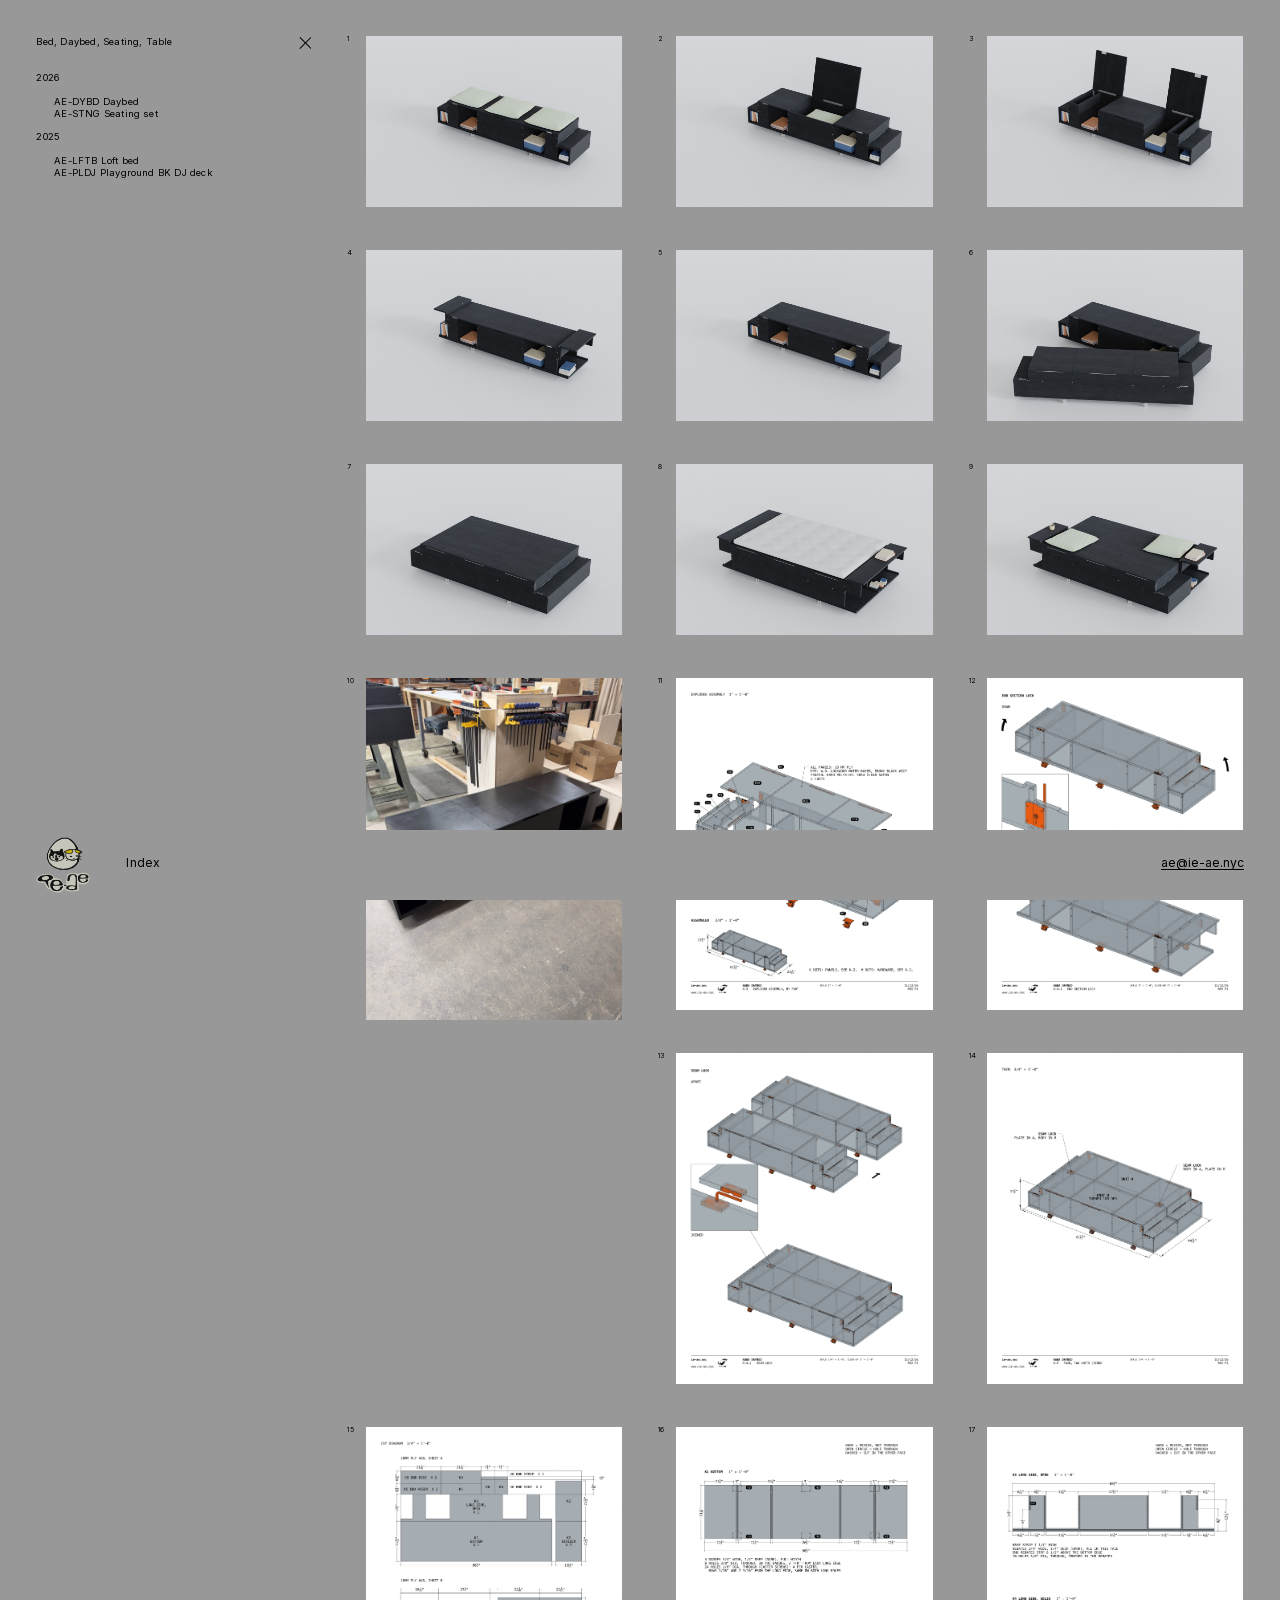
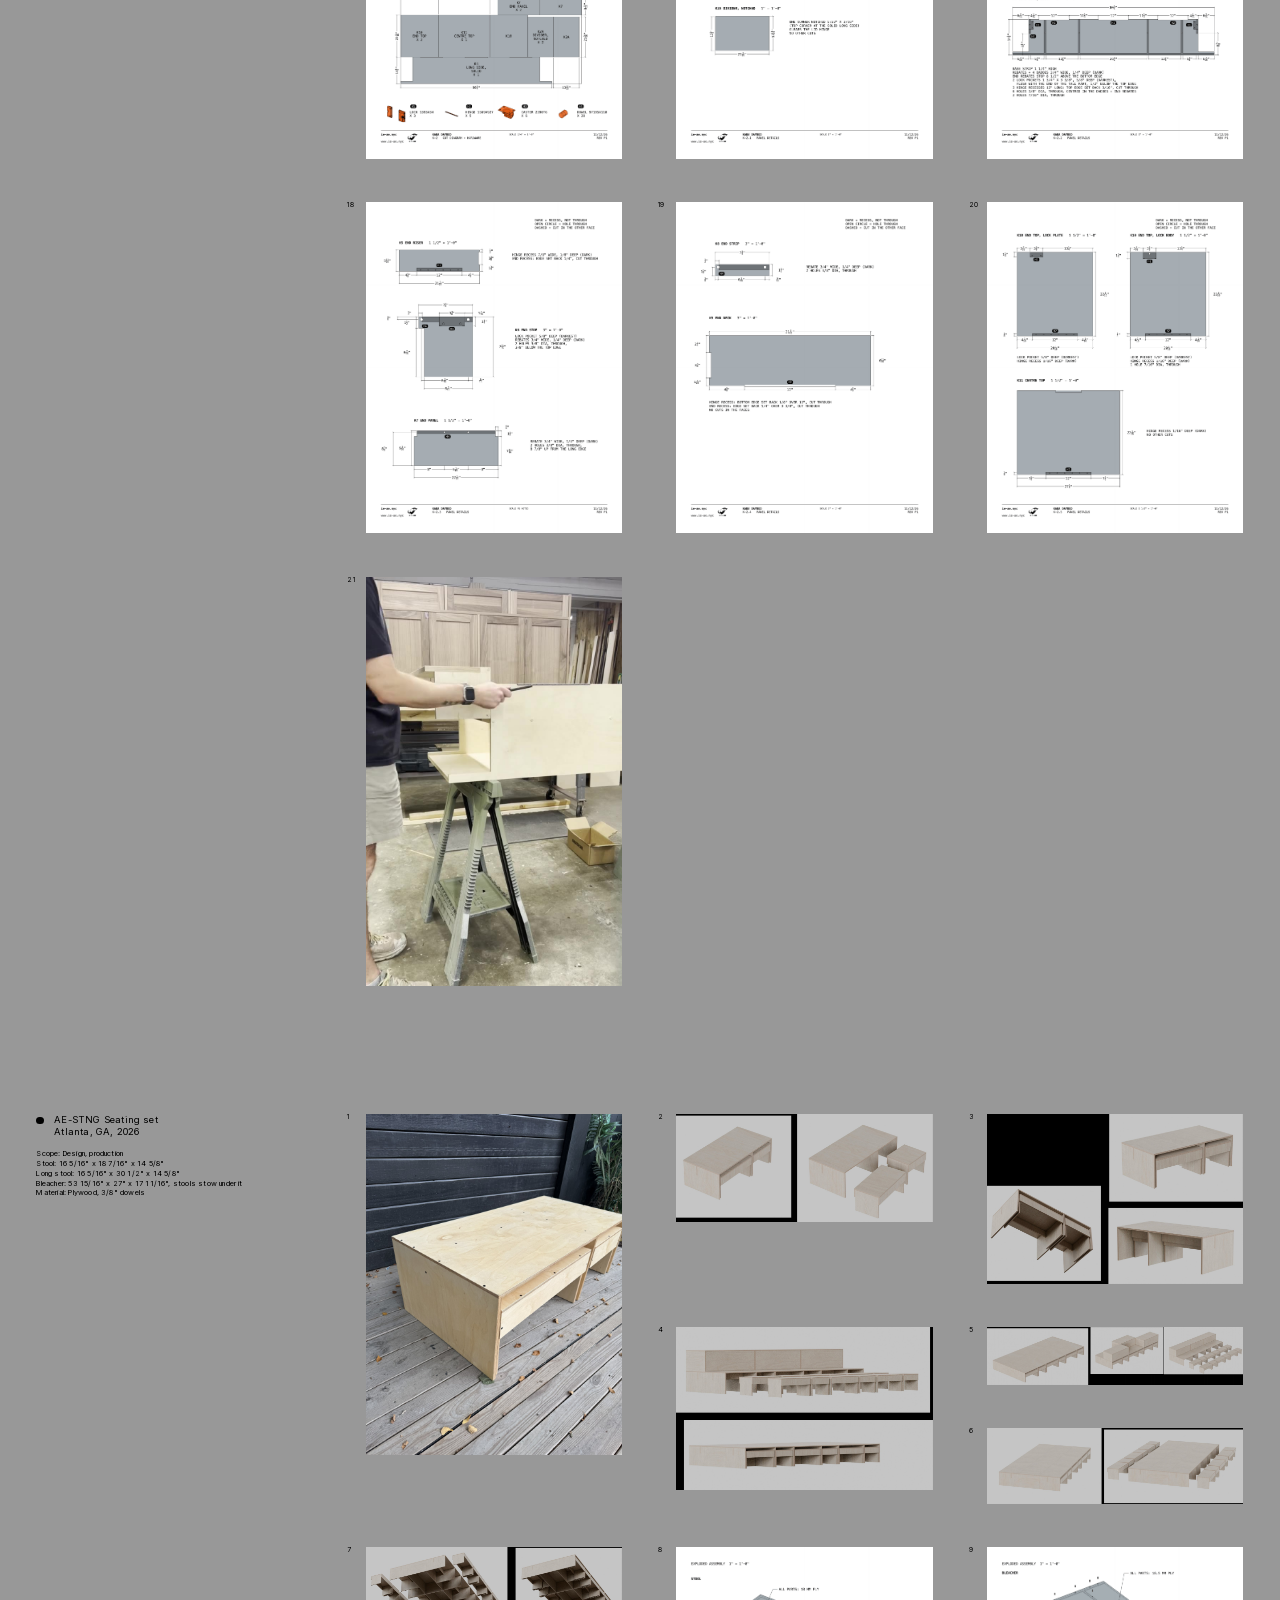
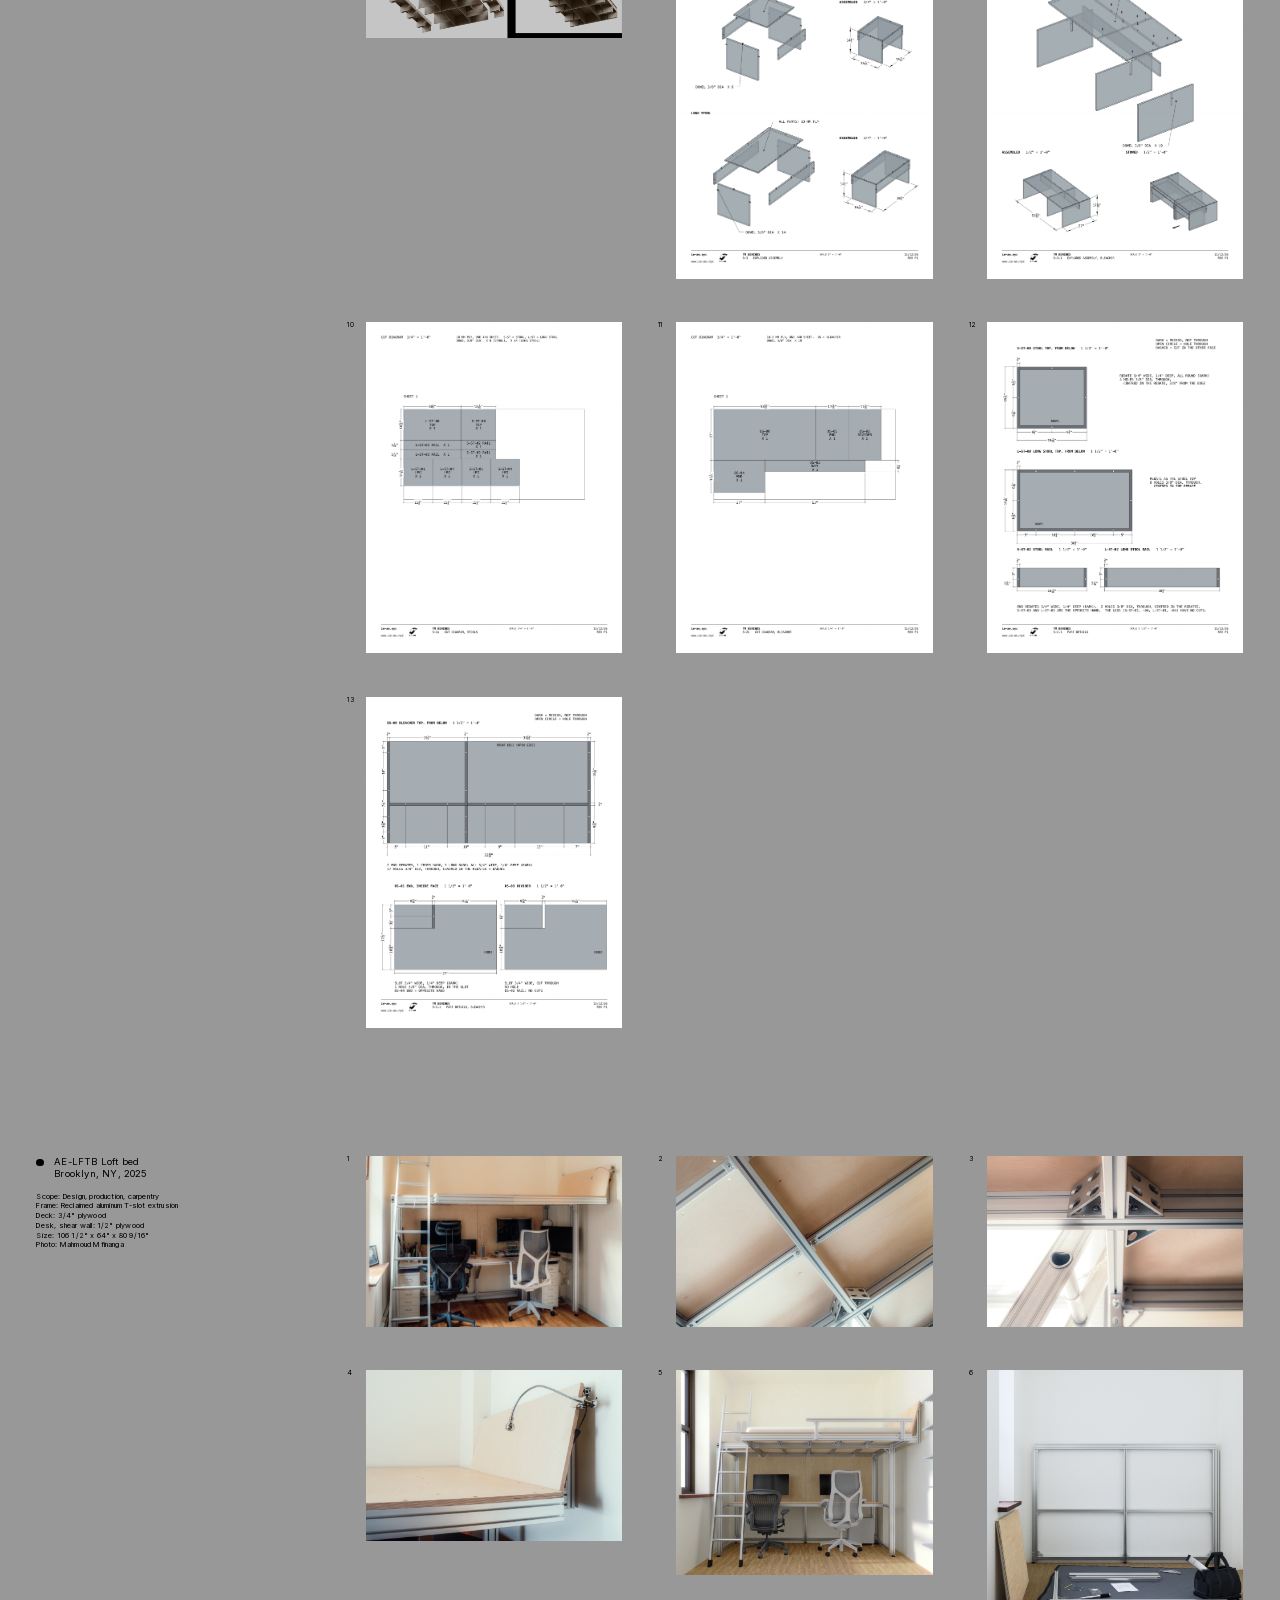
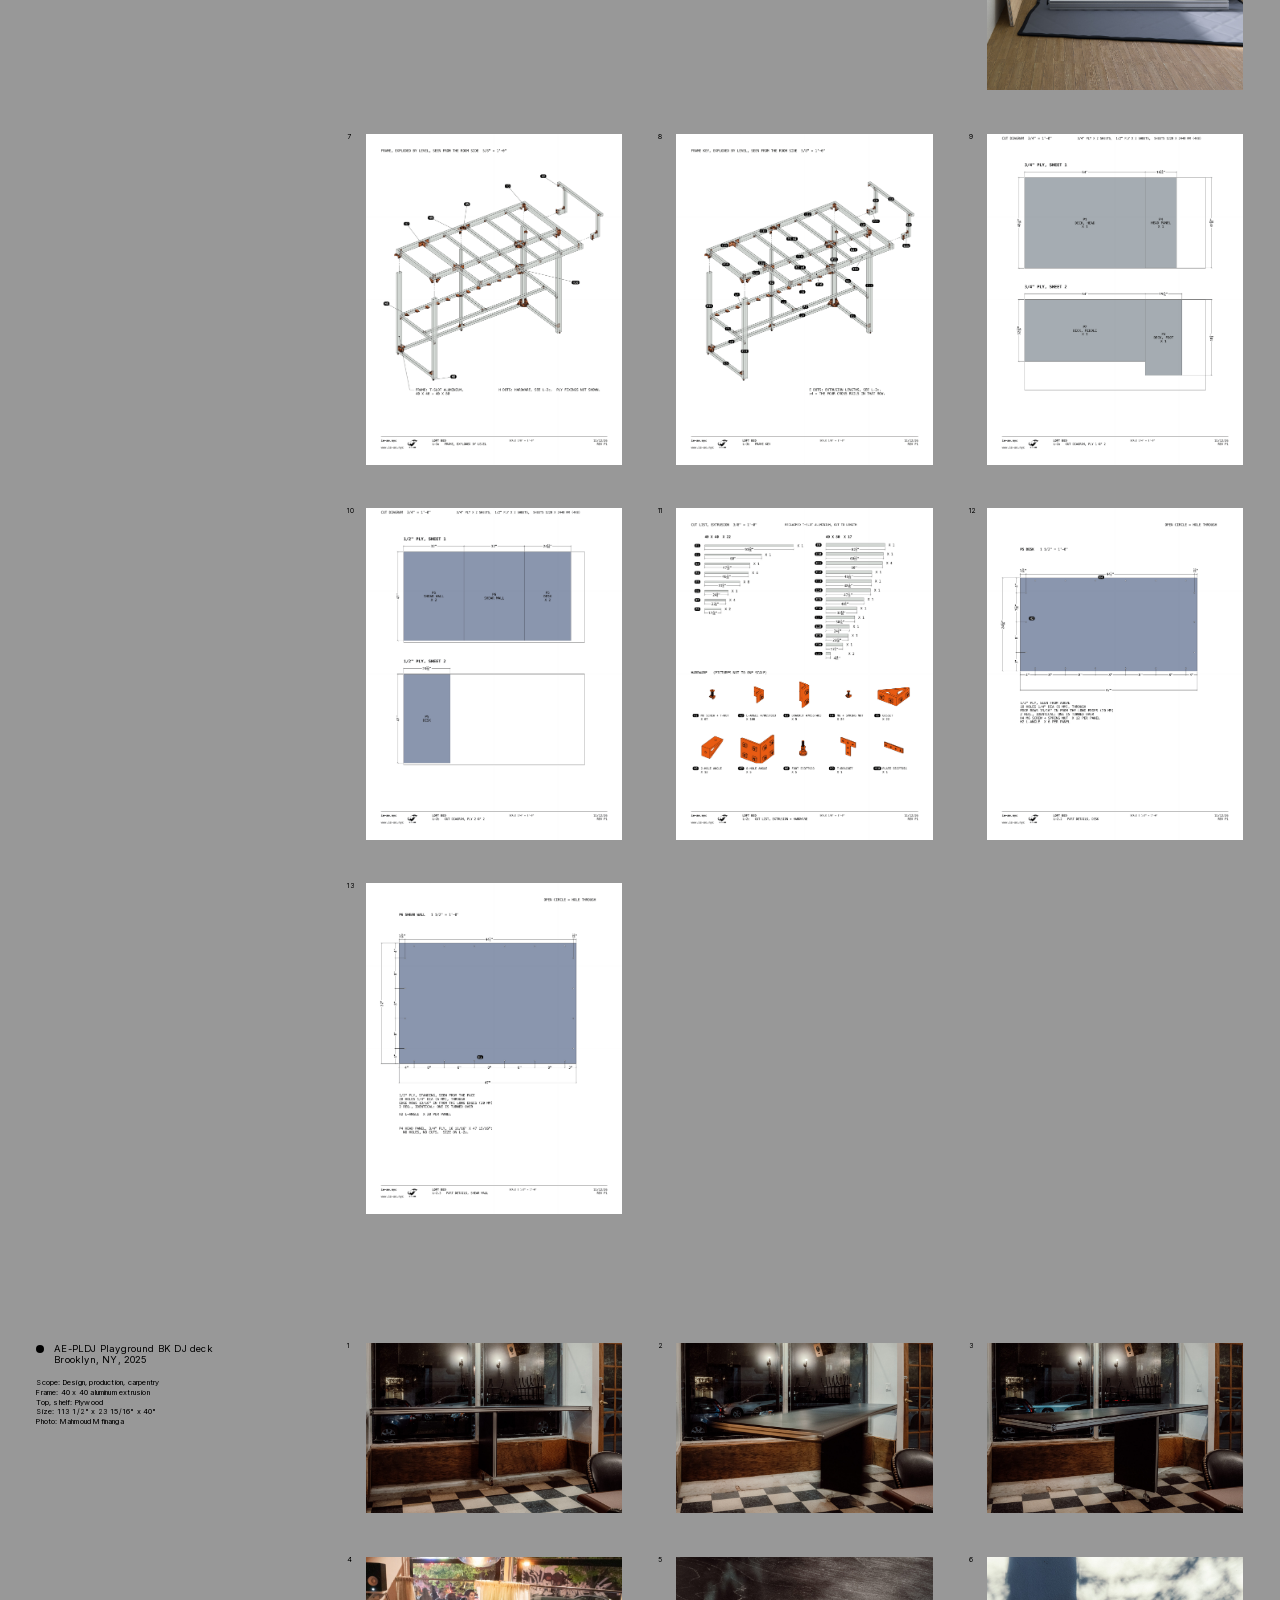
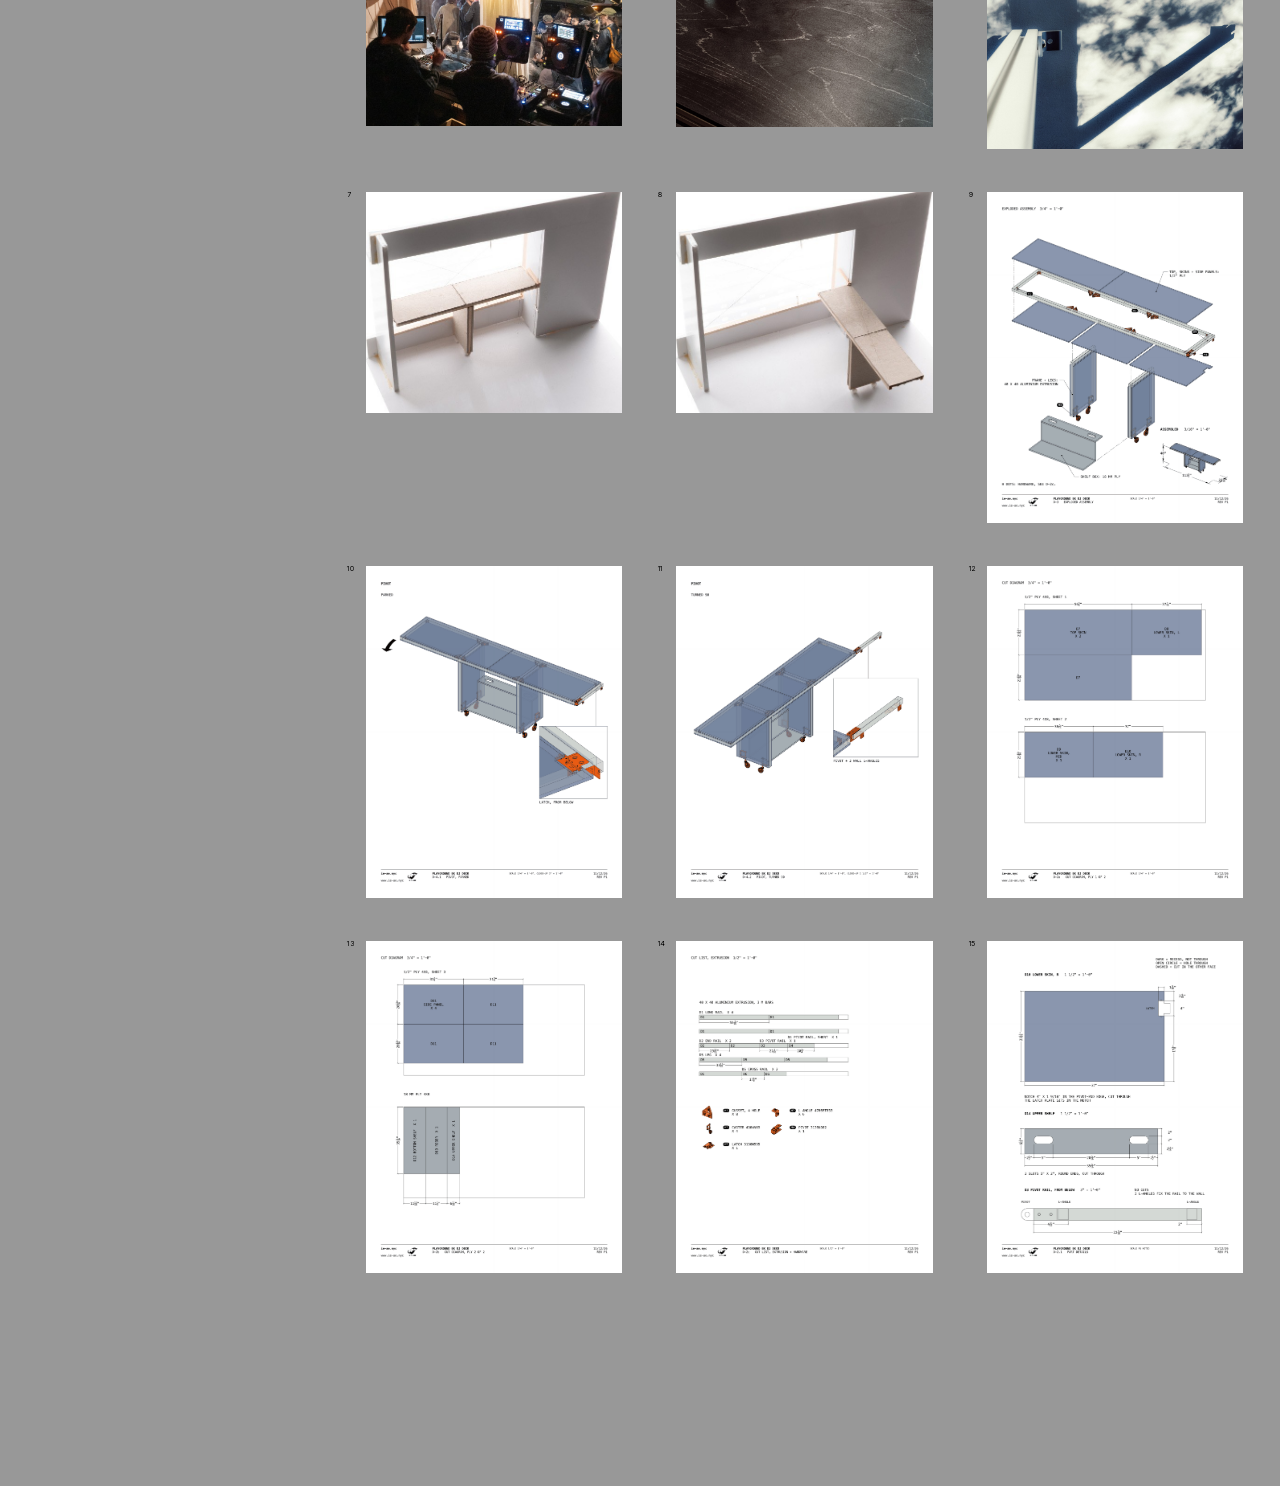
<file: index.html>
<!doctype html>
<html lang="en">
<head>
<meta charset="utf-8">
<meta name="viewport" content="width=device-width, initial-scale=1">
<title>ie-ae</title>
<meta name="description" content="Utilitarian design, interiors and animation. Based in Brooklyn.">
<link rel="stylesheet" href="css/site.css?v=5961ad3d">
<link rel="stylesheet" href="css/work.css?v=80beaf55">
<meta property="og:title" content="ie-ae">
<meta property="og:description" content="Utilitarian design, interiors and animation. Based in Brooklyn.">
<meta property="og:image" content="https://ie-ae.nyc/img/loft-bed/01-in-situ.jpg">
<meta property="og:url" content="https://ie-ae.nyc/">
<meta name="twitter:card" content="summary_large_image">
<script>if(location.hash.length<2)document.documentElement.className+=" na";</script>
</head>
<body class="wk">
<div class="hd"><header><h1><a href="./"><img src="img/ie-ae_logo5.png" width="403" height="420" alt="ie-ae"></a></h1><button class="tg" type="button">Index</button><a class="mail" href="mailto:ae@ie-ae.nyc">ae@ie-ae.nyc</a></header></div>
<nav class="ix"><ol>
<li class="ixh"><button class="ixc" type="button">Close</button><div class="cats"><button type="button" data-t="bed">Bed</button><button type="button" data-t="daybed">Daybed</button><button type="button" data-t="seating">Seating</button><button type="button" data-t="table">Table</button></div></li>
<li class="yr">2026</li>
<li class="it" data-c="daybed"><a href="#daybed">AE-DYBD Daybed</a></li>
<li class="it" data-c="seating"><a href="#seating">AE-STNG Seating set</a></li>
<li class="yr">2025</li>
<li class="it" data-c="bed"><a href="#loft-bed">AE-LFTB Loft bed</a></li>
<li class="it" data-c="table"><a href="#desk">AE-PLDJ Playground BK DJ deck</a></li>
</ol></nav>
<main>
<div class="ov" role="dialog" aria-label="Project gallery" aria-hidden="true"><button class="ovc" type="button">Close gallery</button></div>
<article class="post" id="daybed"><div class="pt"><div class="pti"><header class="ph"><h1>AE-DYBD Daybed</h1><h2>Atlanta, GA, 2026</h2></header>
<div class="small"><p>Scope: Design, production</p><p>Size: 81 11/16" x 22 5/16" x 17 3/4"</p><p>Twin: Two units lock together, 44 9/16" deep</p><p>Panels: 18 mm plywood, 20 per unit, cut from two 4x8 sheets</p><p>Dye: W.D. Lockwood water-based, Ebony Black #327</p><p>Finish: Osmo Polyx-Oil 3054 clear satin, 2 coats</p><p>Hardware: 3 locks, 5 hinges, 6 casters, 28 dowels per unit</p></div></div></div>
<div class="pm"><ol>
<li data-n="1"><a href="img/daybed/states/01-closed.jpg"><div class="no">1</div><img src="img/daybed/states/01-closed.jpg" width="2000" height="1333" alt="Daybed, Closed, cushions on the lids"></a></li>
<li data-n="2"><a href="img/daybed/states/02-centre-lid.jpg"><div class="no">2</div><img src="img/daybed/states/02-centre-lid.jpg" width="2000" height="1333" alt="Daybed, Centre lid open, cushions stowed inside"></a></li>
<li data-n="3"><a href="img/daybed/states/03-end-lids.jpg"><div class="no">3</div><img src="img/daybed/states/03-end-lids.jpg" width="2000" height="1333" alt="Daybed, End lids open"></a></li>
<li data-n="4"><a href="img/daybed/states/04-side-tables.jpg"><div class="no">4</div><img src="img/daybed/states/04-side-tables.jpg" width="2000" height="1333" alt="Daybed, End sections up as side tables"></a></li>
<li data-n="5"><a href="img/daybed/states/05-lids-down.jpg"><div class="no">5</div><img src="img/daybed/states/05-lids-down.jpg" width="2000" height="1333" alt="Daybed, Closed, lids down"></a></li>
<li data-n="6"><a href="img/daybed/states/06-v.jpg"><div class="no">6</div><img src="img/daybed/states/06-v.jpg" width="2000" height="1333" alt="Daybed, Two units set in a V"></a></li>
<li data-n="7"><a href="img/daybed/states/07-twin.jpg"><div class="no">7</div><img src="img/daybed/states/07-twin.jpg" width="2000" height="1333" alt="Daybed, Two units side by side as a twin" loading="lazy"></a></li>
<li data-n="8"><a href="img/daybed/states/08-twin-futon.jpg"><div class="no">8</div><img src="img/daybed/states/08-twin-futon.jpg" width="2000" height="1333" alt="Daybed, Twin with a futon, end sections up" loading="lazy"></a></li>
<li data-n="9"><a href="img/daybed/states/09-twin-cushions.jpg"><div class="no">9</div><img src="img/daybed/states/09-twin-cushions.jpg" width="2000" height="1333" alt="Daybed, Twin with floor cushions" loading="lazy"></a></li>
<li data-n="10"><a href="img/daybed/00-built.jpg"><div class="no">10</div><img src="img/daybed/00-built.jpg" width="1200" height="1600" alt="Daybed, Built, in the shop" loading="lazy"></a></li>
<li data-n="11"><a href="img/daybed/sheets/K-3.png"><div class="no">11</div><img src="img/daybed/sheets/K-3.png" width="1275" height="1650" alt="Daybed, K-3  Exploded assembly" loading="lazy"></a></li>
<li data-n="12"><a href="img/daybed/sheets/K-4.1.png"><div class="no">12</div><img src="img/daybed/sheets/K-4.1.png" width="1275" height="1650" alt="Daybed, K-4.1  End section lock" loading="lazy"></a></li>
<li data-n="13"><a href="img/daybed/sheets/K-4.2.png"><div class="no">13</div><img src="img/daybed/sheets/K-4.2.png" width="1275" height="1650" alt="Daybed, K-4.2  Seam lock" loading="lazy"></a></li>
<li data-n="14"><a href="img/daybed/sheets/K-5.png"><div class="no">14</div><img src="img/daybed/sheets/K-5.png" width="1275" height="1650" alt="Daybed, K-5  Twin, two units joined" loading="lazy"></a></li>
<li data-n="15"><a href="img/daybed/sheets/K-2.png"><div class="no">15</div><img src="img/daybed/sheets/K-2.png" width="1275" height="1650" alt="Daybed, K-2  Cut diagram + hardware" loading="lazy"></a></li>
<li data-n="16"><a href="img/daybed/sheets/K-2.1.png"><div class="no">16</div><img src="img/daybed/sheets/K-2.1.png" width="1275" height="1650" alt="Daybed, K-2.1  Panel details: bottom, notched divider" loading="lazy"></a></li>
<li data-n="17"><a href="img/daybed/sheets/K-2.2.png"><div class="no">17</div><img src="img/daybed/sheets/K-2.2.png" width="1275" height="1650" alt="Daybed, K-2.2  Panel details: long sides" loading="lazy"></a></li>
<li data-n="18"><a href="img/daybed/sheets/K-2.3.png"><div class="no">18</div><img src="img/daybed/sheets/K-2.3.png" width="1275" height="1650" alt="Daybed, K-2.3  Panel details: end riser, end side, end panel" loading="lazy"></a></li>
<li data-n="19"><a href="img/daybed/sheets/K-2.4.png"><div class="no">19</div><img src="img/daybed/sheets/K-2.4.png" width="1275" height="1650" alt="Daybed, K-2.4  Panel details: end strip, end deck" loading="lazy"></a></li>
<li data-n="20"><a href="img/daybed/sheets/K-2.5.png"><div class="no">20</div><img src="img/daybed/sheets/K-2.5.png" width="1275" height="1650" alt="Daybed, K-2.5  Panel details: tops" loading="lazy"></a></li>
<li data-n="21"><a href="img/daybed/00-end-lock.mp4"><div class="no">21</div><video muted loop playsinline autoplay preload="metadata" poster="img/daybed/00-end-lock.jpg" width="720" height="1150" src="img/daybed/00-end-lock.mp4"></video></a></li>
</ol></div></article>
<article class="post" id="seating"><div class="pt"><div class="pti"><header class="ph"><h1>AE-STNG Seating set</h1><h2>Atlanta, GA, 2026</h2></header>
<div class="small"><p>Scope: Design, production</p><p>Stool: 16 5/16" x 18 7/16" x 14 5/8"</p><p>Long stool: 16 5/16" x 30 1/2" x 14 5/8"</p><p>Bleacher: 53 15/16" x 27" x 17 11/16", stools stow under it</p><p>Material: Plywood, 3/8" dowels</p></div></div></div>
<div class="pm"><ol>
<li data-n="1"><a href="img/seating/00-built.jpg"><div class="no">1</div><img src="img/seating/00-built.jpg" width="1500" height="2000" alt="Seating set, Built, bleacher with the long stools stowed" loading="lazy"></a></li>
<li data-n="2"><a href="img/seating/05-render.jpg"><div class="no">2</div><img src="img/seating/05-render.jpg" width="2000" height="844" alt="Seating set, Render 5" loading="lazy"></a></li>
<li data-n="3"><a href="img/seating/06-render.jpg"><div class="no">3</div><img src="img/seating/06-render.jpg" width="2000" height="1327" alt="Seating set, Render 6" loading="lazy"></a></li>
<li data-n="4"><a href="img/seating/02-render.jpg"><div class="no">4</div><img src="img/seating/02-render.jpg" width="2000" height="1270" alt="Seating set, Render 2" loading="lazy"></a></li>
<li data-n="5"><a href="img/seating/01-render.jpg"><div class="no">5</div><img src="img/seating/01-render.jpg" width="2000" height="453" alt="Seating set, Render 1" loading="lazy"></a></li>
<li data-n="6"><a href="img/seating/04-render.jpg"><div class="no">6</div><img src="img/seating/04-render.jpg" width="2000" height="593" alt="Seating set, Render 4" loading="lazy"></a></li>
<li data-n="7"><a href="img/seating/03-render.jpg"><div class="no">7</div><img src="img/seating/03-render.jpg" width="2000" height="706" alt="Seating set, Render 3" loading="lazy"></a></li>
<li data-n="8"><a href="img/seating/sheets/S-3.png"><div class="no">8</div><img src="img/seating/sheets/S-3.png" width="1275" height="1650" alt="Seating set, S-3  Exploded assembly, stools" loading="lazy"></a></li>
<li data-n="9"><a href="img/seating/sheets/S-3.1.png"><div class="no">9</div><img src="img/seating/sheets/S-3.1.png" width="1275" height="1650" alt="Seating set, S-3.1  Exploded assembly, bleacher" loading="lazy"></a></li>
<li data-n="10"><a href="img/seating/sheets/S-2a.png"><div class="no">10</div><img src="img/seating/sheets/S-2a.png" width="1275" height="1650" alt="Seating set, S-2a  Cut diagram, stools" loading="lazy"></a></li>
<li data-n="11"><a href="img/seating/sheets/S-2b.png"><div class="no">11</div><img src="img/seating/sheets/S-2b.png" width="1275" height="1650" alt="Seating set, S-2b  Cut diagram, bleacher" loading="lazy"></a></li>
<li data-n="12"><a href="img/seating/sheets/S-2.1.png"><div class="no">12</div><img src="img/seating/sheets/S-2.1.png" width="1275" height="1650" alt="Seating set, S-2.1  Part details, stools" loading="lazy"></a></li>
<li data-n="13"><a href="img/seating/sheets/S-2.2.png"><div class="no">13</div><img src="img/seating/sheets/S-2.2.png" width="1275" height="1650" alt="Seating set, S-2.2  Part details, bleacher" loading="lazy"></a></li>
</ol></div></article>
<article class="post" id="loft-bed"><div class="pt"><div class="pti"><header class="ph"><h1>AE-LFTB Loft bed</h1><h2>Brooklyn, NY, 2025</h2></header>
<div class="small"><p>Scope: Design, production, carpentry</p><p>Frame: Reclaimed aluminum T-slot extrusion</p><p>Deck: 3/4" plywood</p><p>Desk, shear wall: 1/2" plywood</p><p>Size: 106 1/2" x 64" x 80 9/16"</p><p>Photo: Mahmoud Mfinanga</p></div></div></div>
<div class="pm"><ol>
<li data-n="1"><a href="img/loft-bed/01-in-situ.jpg"><div class="no">1</div><img src="img/loft-bed/01-in-situ.jpg" width="2400" height="1600" alt="Loft bed, In situ" loading="lazy"></a></li>
<li data-n="2"><a href="img/loft-bed/02-underside.jpg"><div class="no">2</div><img src="img/loft-bed/02-underside.jpg" width="1600" height="1067" alt="Loft bed, Deck underside" loading="lazy"></a></li>
<li data-n="3"><a href="img/loft-bed/03-connection.jpg"><div class="no">3</div><img src="img/loft-bed/03-connection.jpg" width="1600" height="1067" alt="Loft bed, Connection" loading="lazy"></a></li>
<li data-n="4"><a href="img/loft-bed/04-headboard.jpg"><div class="no">4</div><img src="img/loft-bed/04-headboard.jpg" width="1600" height="1067" alt="Loft bed, Headboard, light" loading="lazy"></a></li>
<li data-n="5"><a href="img/loft-bed/08-render.jpg"><div class="no">5</div><img src="img/loft-bed/08-render.jpg" width="1800" height="1440" alt="Loft bed, Front view" loading="lazy"></a></li>
<li data-n="6"><a href="img/loft-bed/09-render-onsite.jpg"><div class="no">6</div><img src="img/loft-bed/09-render-onsite.jpg" width="1438" height="1798" alt="Loft bed, On site, back frame up" loading="lazy"></a></li>
<li data-n="7"><a href="img/loft-bed/sheets/L-3a.png"><div class="no">7</div><img src="img/loft-bed/sheets/L-3a.png" width="1275" height="1650" alt="Loft bed, L-3a  Frame by level" loading="lazy"></a></li>
<li data-n="8"><a href="img/loft-bed/sheets/L-3b.png"><div class="no">8</div><img src="img/loft-bed/sheets/L-3b.png" width="1275" height="1650" alt="Loft bed, L-3b  Frame key" loading="lazy"></a></li>
<li data-n="9"><a href="img/loft-bed/sheets/L-2a.png"><div class="no">9</div><img src="img/loft-bed/sheets/L-2a.png" width="1275" height="1650" alt="Loft bed, L-2a  Cut diagram, ply 1 of 2" loading="lazy"></a></li>
<li data-n="10"><a href="img/loft-bed/sheets/L-2b.png"><div class="no">10</div><img src="img/loft-bed/sheets/L-2b.png" width="1275" height="1650" alt="Loft bed, L-2b  Cut diagram, ply 2 of 2" loading="lazy"></a></li>
<li data-n="11"><a href="img/loft-bed/sheets/L-2c.png"><div class="no">11</div><img src="img/loft-bed/sheets/L-2c.png" width="1275" height="1650" alt="Loft bed, L-2c  Cut list, extrusion + hardware" loading="lazy"></a></li>
<li data-n="12"><a href="img/loft-bed/sheets/L-2.2.png"><div class="no">12</div><img src="img/loft-bed/sheets/L-2.2.png" width="1275" height="1650" alt="Loft bed, L-2.2  Desk details" loading="lazy"></a></li>
<li data-n="13"><a href="img/loft-bed/sheets/L-2.3.png"><div class="no">13</div><img src="img/loft-bed/sheets/L-2.3.png" width="1275" height="1650" alt="Loft bed, L-2.3  Shear wall, head panel details" loading="lazy"></a></li>
</ol></div></article>
<article class="post" id="desk"><div class="pt"><div class="pti"><header class="ph"><h1>AE-PLDJ Playground BK DJ deck</h1><h2>Brooklyn, NY, 2025</h2></header>
<div class="small"><p>Scope: Design, production, carpentry</p><p>Frame: 40 x 40 aluminum extrusion</p><p>Top, shelf: Plywood</p><p>Size: 113 1/2" x 23 15/16" x 40"</p><p>Photo: Mahmoud Mfinanga</p></div></div></div>
<div class="pm"><ol>
<li data-n="1"><a href="img/dj-deck/05-parked.jpg"><div class="no">1</div><img src="img/dj-deck/05-parked.jpg" width="1600" height="1067" alt="Playground BK DJ deck, Parked" loading="lazy"></a></li>
<li data-n="2"><a href="img/dj-deck/06-swing.jpg"><div class="no">2</div><img src="img/dj-deck/06-swing.jpg" width="1600" height="1067" alt="Playground BK DJ deck, Swinging out" loading="lazy"></a></li>
<li data-n="3"><a href="img/dj-deck/07-turned.jpg"><div class="no">3</div><img src="img/dj-deck/07-turned.jpg" width="1600" height="1067" alt="Playground BK DJ deck, Turned out" loading="lazy"></a></li>
<li data-n="4"><a href="img/dj-deck/02-in-use.jpg"><div class="no">4</div><img src="img/dj-deck/02-in-use.jpg" width="1327" height="878" alt="Playground BK DJ deck, In use" loading="lazy"></a></li>
<li data-n="5"><a href="img/dj-deck/08-top.jpg"><div class="no">5</div><img src="img/dj-deck/08-top.jpg" width="1600" height="1067" alt="Playground BK DJ deck, Top" loading="lazy"></a></li>
<li data-n="6"><a href="img/dj-deck/09-frame.jpg"><div class="no">6</div><img src="img/dj-deck/09-frame.jpg" width="1600" height="1200" alt="Playground BK DJ deck, Frame detail" loading="lazy"></a></li>
<li data-n="7"><a href="img/dj-deck/03-model-closed.jpg"><div class="no">7</div><img src="img/dj-deck/03-model-closed.jpg" width="551" height="475" alt="Playground BK DJ deck, Model, parked" loading="lazy"></a></li>
<li data-n="8"><a href="img/dj-deck/04-model-open.jpg"><div class="no">8</div><img src="img/dj-deck/04-model-open.jpg" width="550" height="475" alt="Playground BK DJ deck, Model, turned 90" loading="lazy"></a></li>
<li data-n="9"><a href="img/desk/sheets/D-3.png"><div class="no">9</div><img src="img/desk/sheets/D-3.png" width="1275" height="1650" alt="Playground BK DJ deck, D-3  Exploded assembly" loading="lazy"></a></li>
<li data-n="10"><a href="img/desk/sheets/D-4.1.png"><div class="no">10</div><img src="img/desk/sheets/D-4.1.png" width="1275" height="1650" alt="Playground BK DJ deck, D-4.1  Pivot, parked" loading="lazy"></a></li>
<li data-n="11"><a href="img/desk/sheets/D-4.2.png"><div class="no">11</div><img src="img/desk/sheets/D-4.2.png" width="1275" height="1650" alt="Playground BK DJ deck, D-4.2  Pivot, turned 90" loading="lazy"></a></li>
<li data-n="12"><a href="img/desk/sheets/D-2a.png"><div class="no">12</div><img src="img/desk/sheets/D-2a.png" width="1275" height="1650" alt="Playground BK DJ deck, D-2a  Cut diagram, ply 1 of 2" loading="lazy"></a></li>
<li data-n="13"><a href="img/desk/sheets/D-2b.png"><div class="no">13</div><img src="img/desk/sheets/D-2b.png" width="1275" height="1650" alt="Playground BK DJ deck, D-2b  Cut diagram, ply 2 of 2" loading="lazy"></a></li>
<li data-n="14"><a href="img/desk/sheets/D-2c.png"><div class="no">14</div><img src="img/desk/sheets/D-2c.png" width="1275" height="1650" alt="Playground BK DJ deck, D-2c  Cut list, extrusion + hardware" loading="lazy"></a></li>
<li data-n="15"><a href="img/desk/sheets/D-2.1.png"><div class="no">15</div><img src="img/desk/sheets/D-2.1.png" width="1275" height="1650" alt="Playground BK DJ deck, D-2.1  Part details" loading="lazy"></a></li>
</ol></div></article>
</main>
<script src="js/work.js?v=bbd3f85f"></script>
</body>
</html>
</file>
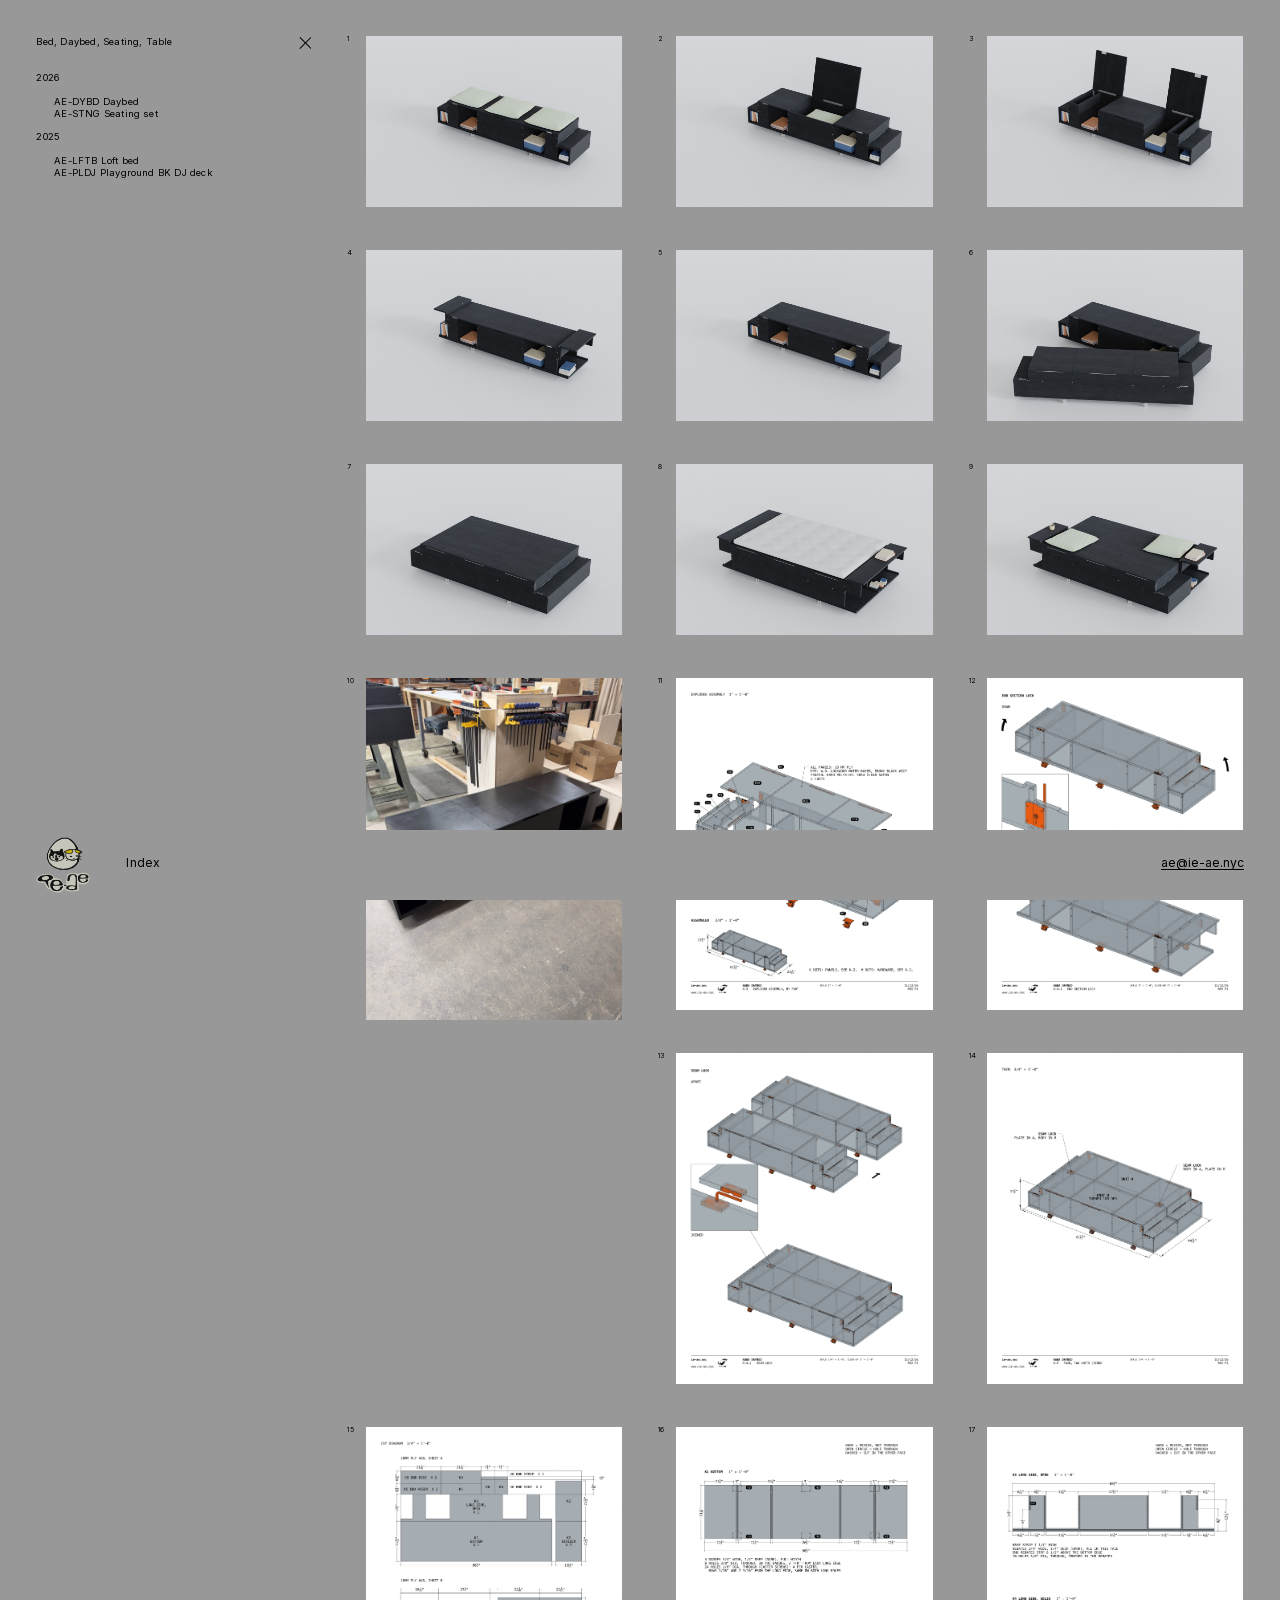
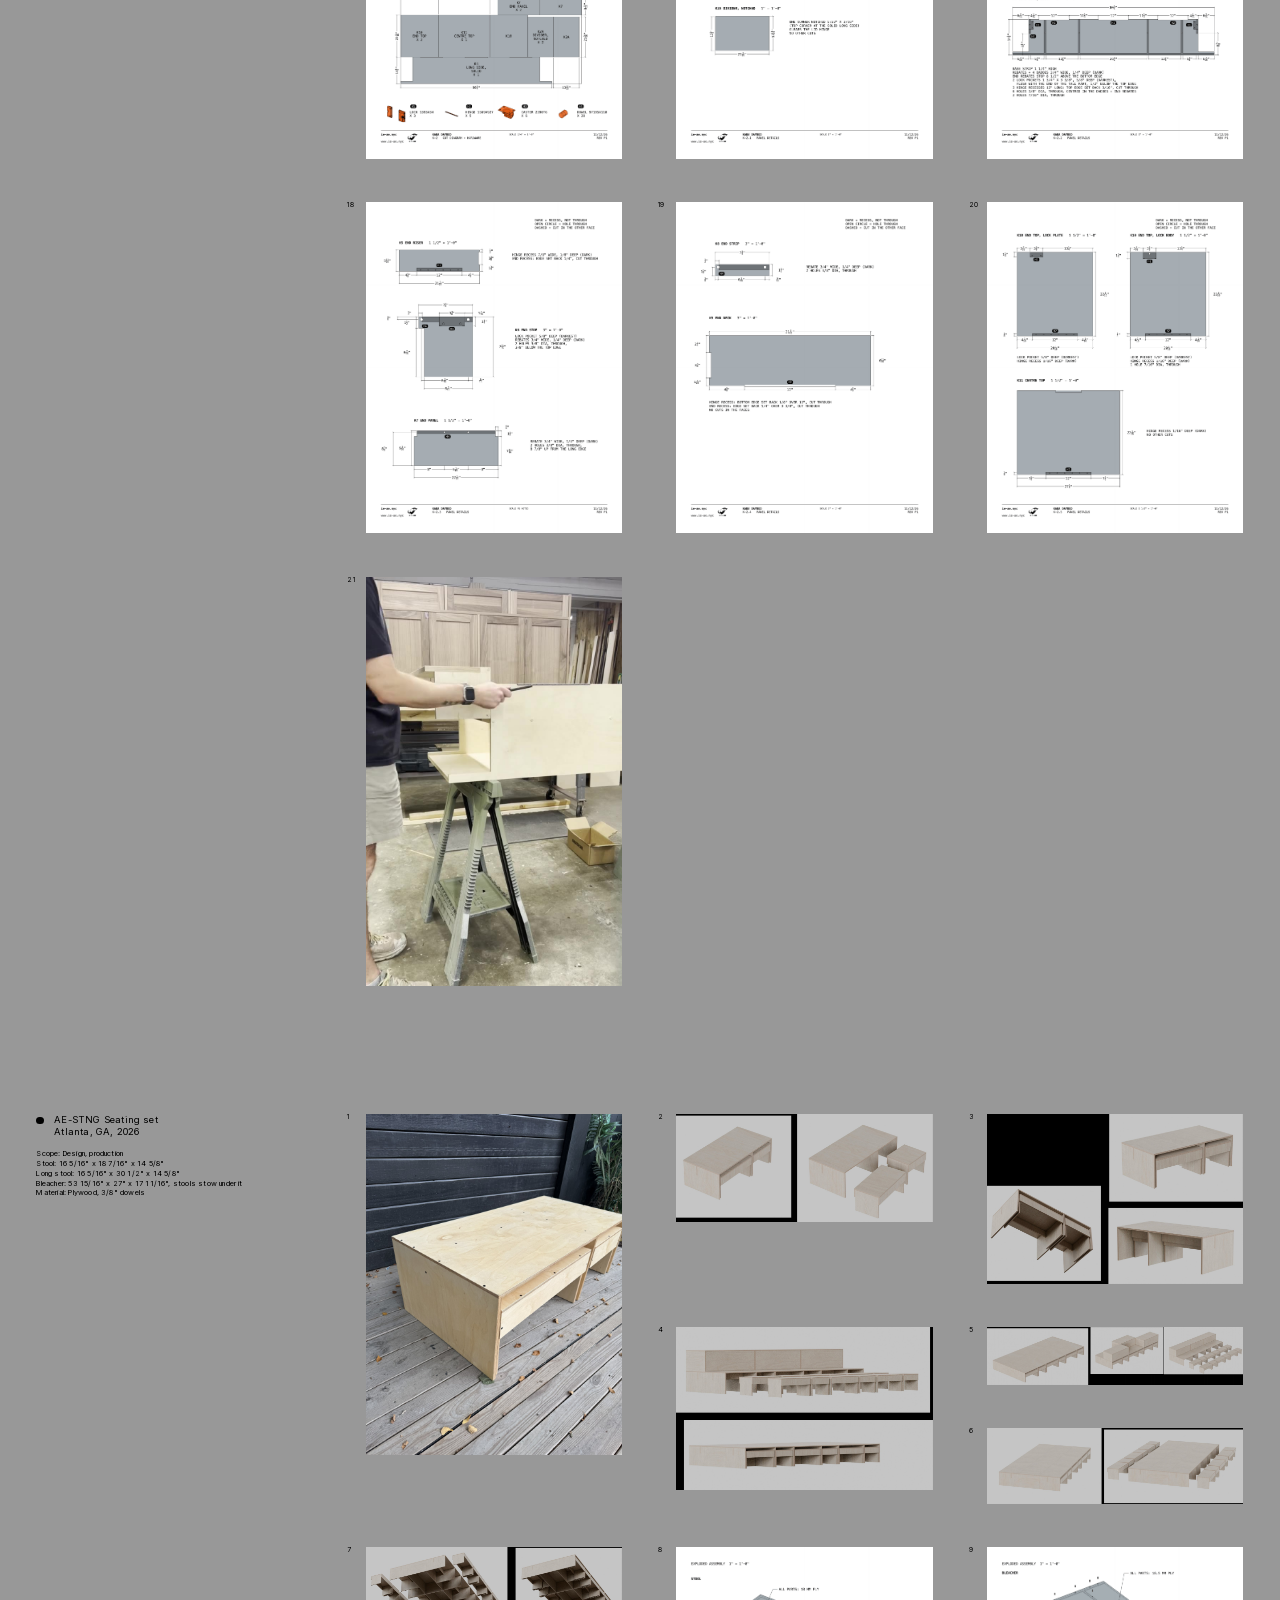
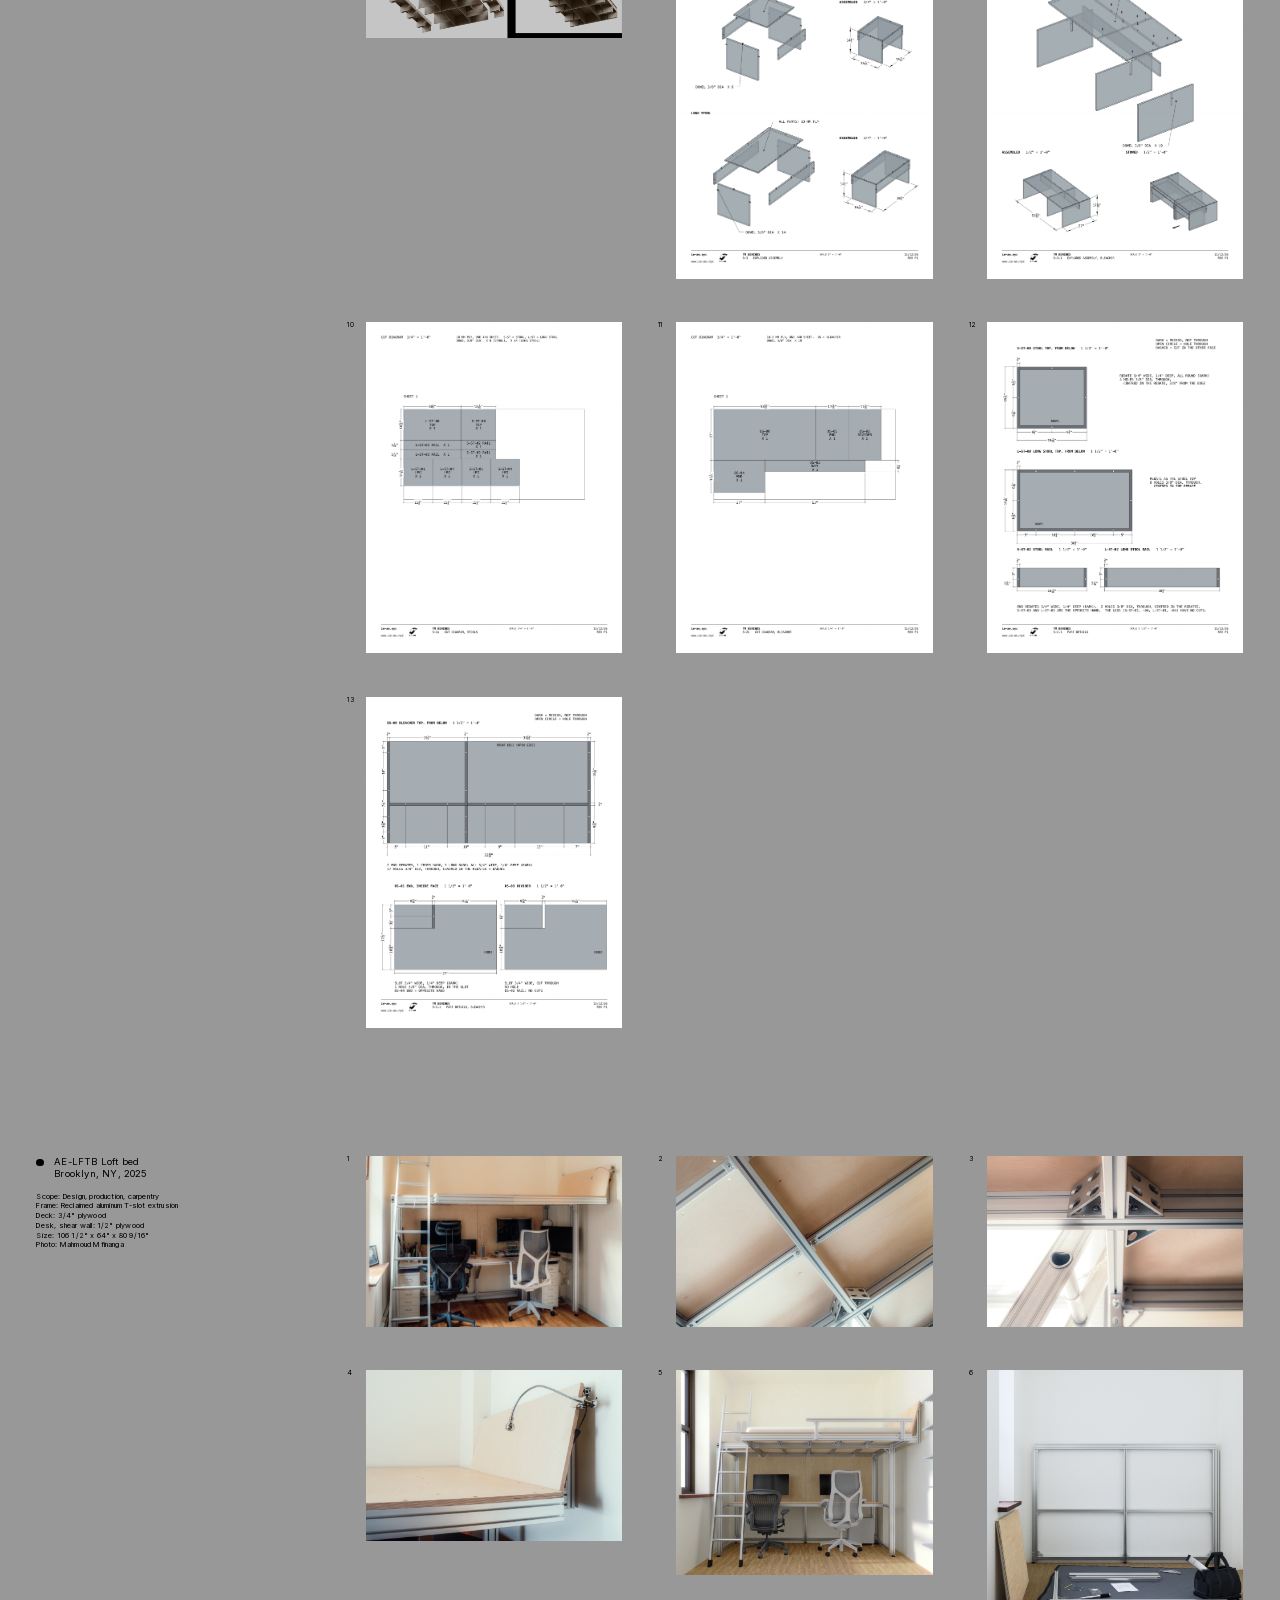
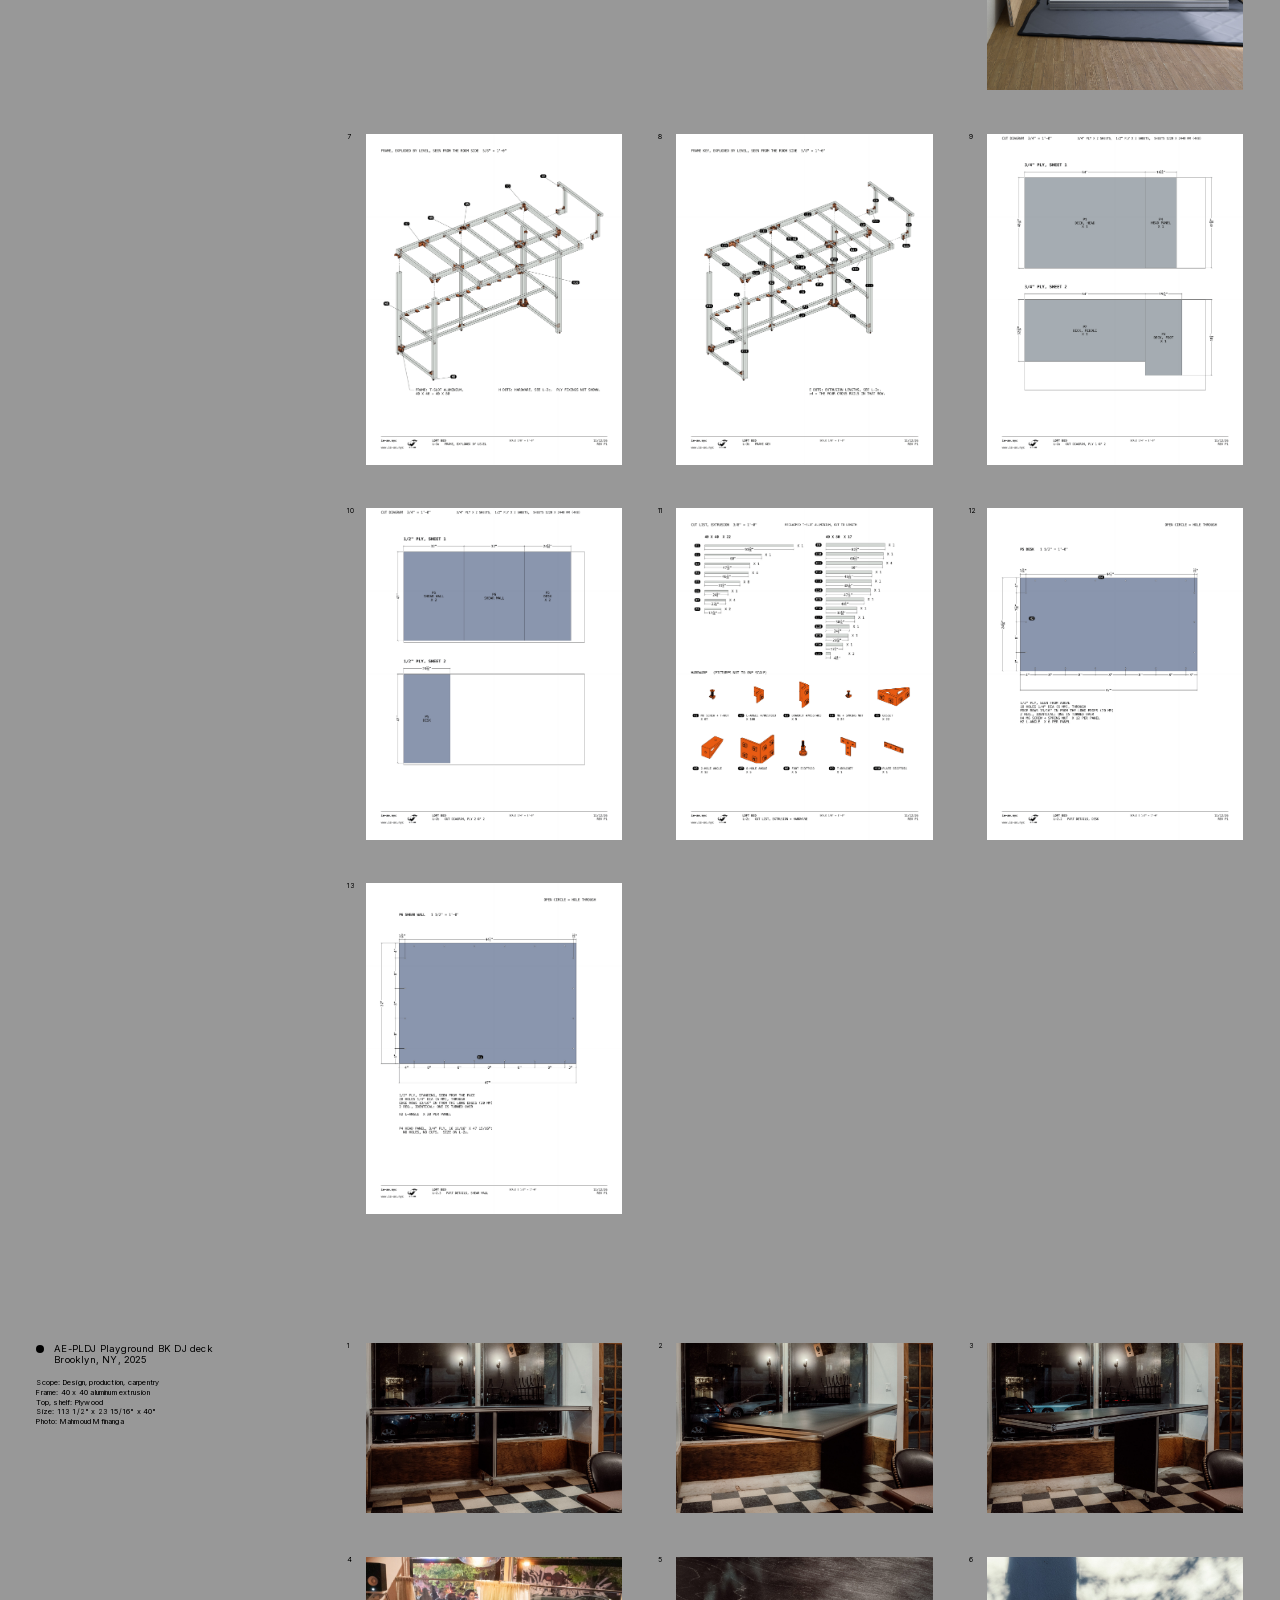
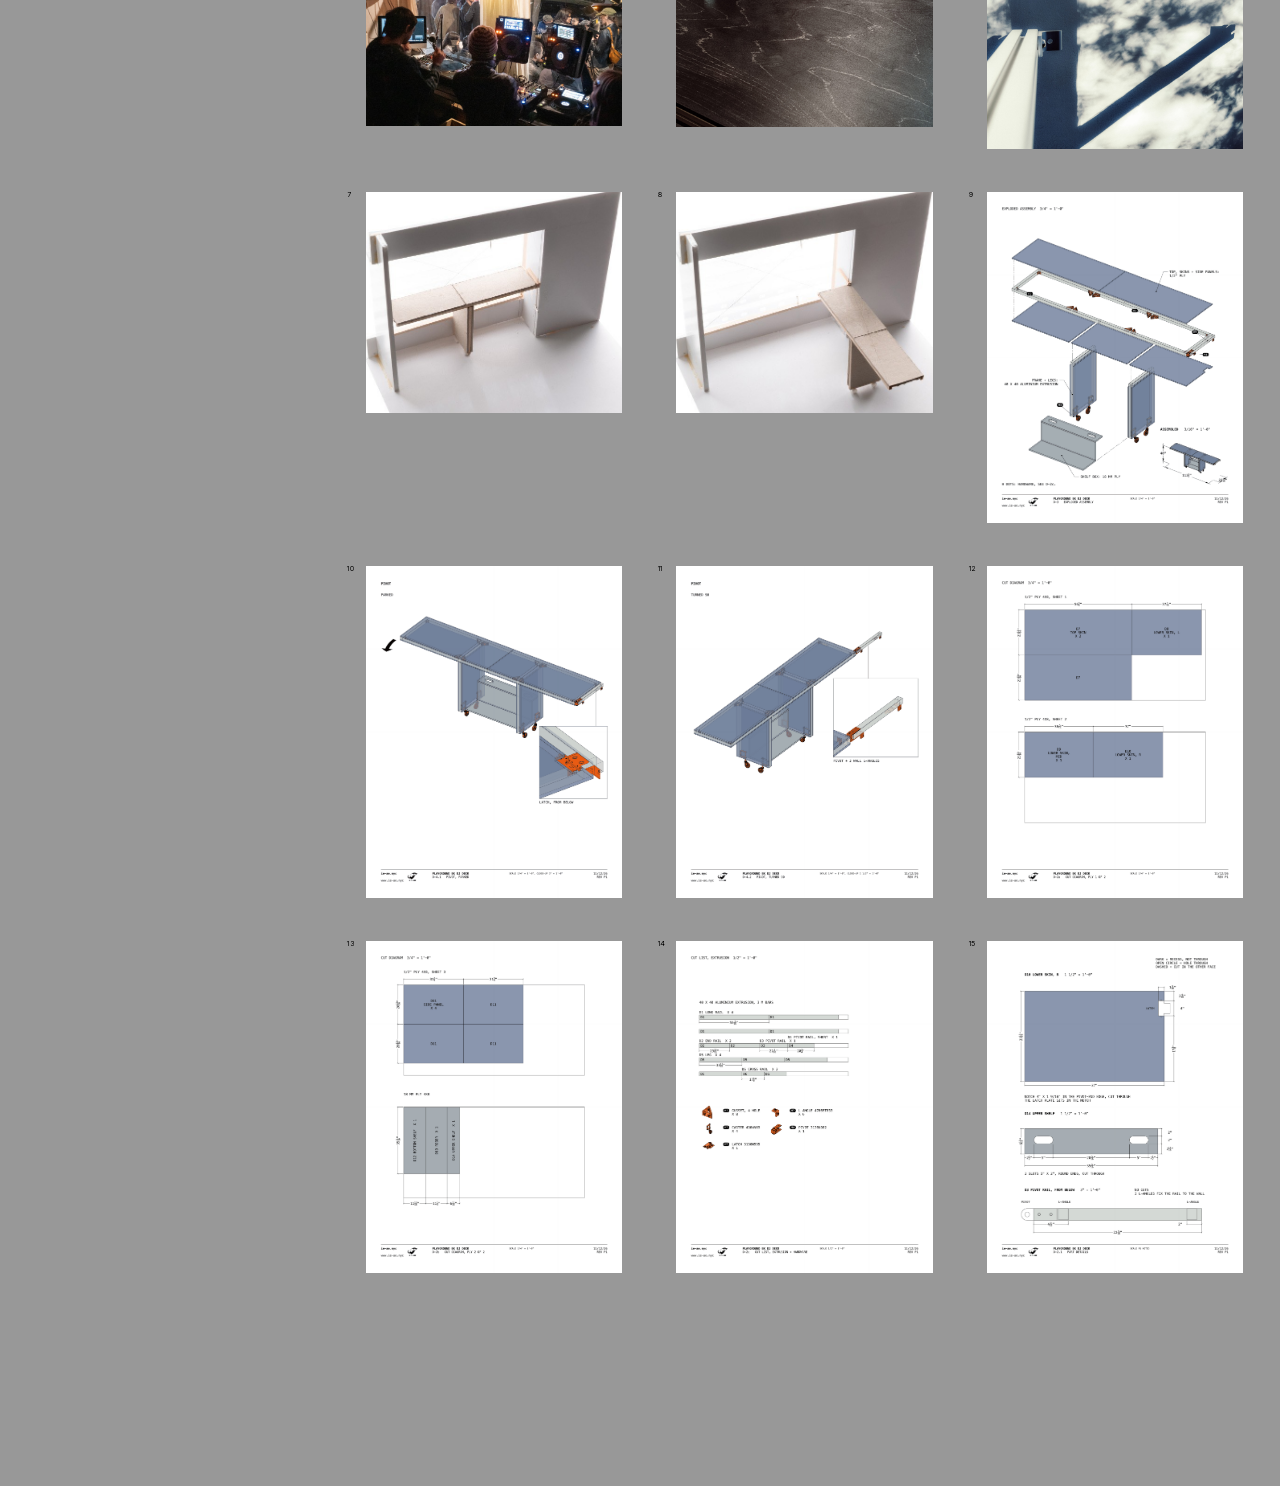
<file: work.html>
<!doctype html>
<html lang="en">
<head>
<meta charset="utf-8">
<title>ie-ae</title>
<link rel="canonical" href="https://ie-ae.nyc/">
<script>location.replace("./"+location.hash);</script>
<meta http-equiv="refresh" content="0; url=./">
</head>
<body></body>
</html>
</file>
<file: css/site.css>
/* ie-ae.nyc. set like the drawing sheets: white page, Menlo, hairlines, title strip. */
html { -webkit-text-size-adjust: 100%; text-size-adjust: 100%; overscroll-behavior: none; }
body { margin: 0; overscroll-behavior: none; background: #fff; color: #000;
  font: 11px/1.45 Menlo, "SF Mono", ui-monospace, "DejaVu Sans Mono", Consolas, monospace;
  text-transform: uppercase; letter-spacing: 0.02em; }
a { color: inherit; text-decoration: none; }
a:hover, a:focus { text-decoration: underline; }
b, h1, h2 { font-weight: 700; }
h1, h2 { font-size: inherit; margin: 0; }
h1, .foot b { text-transform: none; }
.wrap { max-width: 900px; margin: 0 auto; padding: 0 16px; }
img { display: block; width: 100%; height: auto; }

/* top: the mark only, no rule */
.top { padding: 14px 0 18px; }
.top .mark { width: 44px; }

/* index. one band per project: the image inside a thin white frame. Every image is fitted to the same
   width; a band takes the height of its first image. Going down, a band holds at the top until the next
   slides over it, so the images overlap as they pass (as on mos.nyc). Going sideways, a band shows one
   of that project's images at a time: the left half of the band goes back one, the right half goes on one, a
   swipe does the same. Nothing on the index opens a project page. */
.stack { margin: 0; padding-bottom: 3vw; }
.leaf { display: block; position: -webkit-sticky; position: sticky; top: 0; background: #fff; line-height: 0; }
.leaf .slides { gap: 0; align-items: flex-start; }
.leaf figure { flex: 0 0 auto; margin: 0; padding: 3vw 0 0 3vw; scroll-snap-align: start; scroll-snap-stop: always; }
.leaf figure:last-child { padding-right: 3vw; }
.leaf .slides img { display: block; width: auto; height: auto; max-width: 90vw; max-height: 90vh; max-height: min(90svh, calc(90vw / var(--ar, 1.5))); }
/* slides.js adds .deck: one image shows at a time, centred in the band; nothing shows behind it. */
.leaf .slides.deck { position: relative; z-index: 2; }
.leaf .slides.deck figure { flex: 0 0 100%; padding: 0; }
.leaf .slides.deck figure:last-child { padding-right: 0; }
/* the images do not ride inside the sideways scroller (that made them shake under a finger). They sit in
   a layer under it that stays still; the scroller on top is empty and only takes the swipe. */
.leaf .cards { position: absolute; left: 0; top: 0; right: 0; bottom: 0; overflow: hidden; z-index: 1; pointer-events: none; }
.leaf .cards .card { position: absolute; left: 0; top: 0; transform-origin: 0 0; will-change: transform; -webkit-backface-visibility: hidden; backface-visibility: hidden; }
.leaf .cards .card img { display: block; width: 100%; height: auto; max-width: none; max-height: none; }
.leaf.intro, .leaf.end { height: 100vh; height: 100svh; }
.leaf.intro { display: flex; flex-direction: column; align-items: center; justify-content: center; text-align: center; line-height: 1.5; text-transform: none; letter-spacing: 0; padding: 0 12vw; box-sizing: border-box; }
.leaf.intro p { margin: 0 0 1.5em; max-width: 34ch; }
.leaf.intro p:last-child { margin-bottom: 0; }
.leaf.end { text-align: center; padding: 0; display: flex; align-items: center; justify-content: center; }
.leaf.end img { width: 72px; max-width: none; }

/* project block */
.proj { margin: 0 0 64px; }
.shot { margin: 0 0 16px; }
.pair { display: grid; grid-template-columns: 1fr 1fr; gap: 12px; margin: 0 0 16px; }
.pair .shot { margin: 0; }

/* info block = title strip */
.strip { border-top: 1px solid #000; padding-top: 8px; display: grid; grid-template-columns: minmax(120px, 1fr) 2fr auto; gap: 6px 20px; }
.strip .go { text-align: right; white-space: nowrap; }
.strip .go a { border-bottom: 1px solid #000; }
.strip .go a:hover { text-decoration: none; }
.note { text-transform: none; letter-spacing: 0; max-width: 68ch; margin: 14px 0 0; }

/* specs: label column + readable values */
.spec { margin: 0; display: grid; grid-template-columns: 76px 1fr; gap: 5px 12px; }
.spec dt { font-weight: 700; }
.spec dd { margin: 0; text-transform: none; letter-spacing: 0; }

/* slide shows, one per group */
.show { margin: 0 0 8px; }
.view { margin: 34px 0 10px; display: flex; align-items: baseline; gap: 1.5em; }
.show:first-child .view { margin-top: 0; }
.view .ctl { margin-left: auto; display: none; }
.show.js .ctl { display: block; }
.view button, .zoom button { font: inherit; color: inherit; background: none; border: 0; padding: 0 0 0 14px; cursor: pointer; text-transform: uppercase; letter-spacing: inherit; }
.view button:hover, .zoom button:hover { text-decoration: underline; }
.slides { display: flex; gap: 16px; overflow-x: auto; scroll-snap-type: x mandatory; overscroll-behavior-x: none; scrollbar-width: none; align-items: flex-start; }
.slides::-webkit-scrollbar { display: none; }
.slides figure { flex: 0 0 100%; margin: 0; scroll-snap-align: start; scroll-snap-stop: always; }
.slides img, .slides video { width: auto; max-width: 100%; max-height: 84vh; }
.slides video { display: block; height: auto; background: #fff; }
figcaption { margin-top: 6px; }

/* enlarged view: Escape or Close leaves it */
.zoom { position: fixed; top: 0; right: 0; bottom: 0; left: 0; z-index: 10; background: #fff; overflow: auto; padding: 0 16px 24px; }
.zoom[hidden] { display: none; }
.zoom .bar { position: sticky; top: 0; background: #fff; display: flex; gap: 20px; padding: 12px 0 8px; border-bottom: 1px solid #000; margin-bottom: 12px; }
.zoom .bar .x { margin-left: auto; }
.zoom img { margin: 0 auto; width: auto; max-width: 100%; height: auto; }

/* bottom strip */
.foot { border-top: 1px solid #000; margin-top: 64px; padding: 8px 0 28px; display: flex; gap: 24px; }
.foot .r { margin-left: auto; text-align: right; }
.mail { text-transform: none; letter-spacing: 0; border-bottom: 1px solid #000; }
.mail:hover { text-decoration: none; }

@media (max-width: 600px) {
  .wrap { padding: 0 12px; }
  .foot { flex-wrap: wrap; gap: 6px 20px; }
  .proj { margin-bottom: 48px; }
  .shot, .pair { margin-bottom: 10px; }
  .pair { gap: 8px; }
  .strip { grid-template-columns: 1fr 1.5fr; }
  .strip .go { grid-column: 1 / -1; text-align: left; padding-top: 4px; }
  .strip .spec { grid-column: 1 / -1; margin-top: 8px; }
  .view { margin-top: 28px; }
  .slides img, .slides video { width: 100%; max-height: none; }
}
</file>
<file: css/work.css>
/* index.html, the main page since 11/18 (was work.html: the page to send when asking for a job). Works like mos.nyc/index, written from scratch in
   our own type (Menlo caps), on black.
   Sizes hang off the window: 1rem = 0.95% of the window width (16px on a phone). Margin and gutter 3rem,
   12 columns. Wide window (over 1024): text = columns 1-3, images = columns 4-12, three across.
   Middle (700-1024): text left half, images right half, one across. Phone: text, then the images at full
   width, each one holding at the top while the next slides over it.
   Bar: ie-ae, Index, the address (no About page any more).
   Layers: bar along the bottom (top on a phone) > list > the black strip that hides what scrolls off the
   top > page. The gallery sits over everything.
   One departure from MOS: with the list open on a wide window the page still scrolls (MOS locks it; with
   three lines in the list that would feel stuck). */
html { font-size: 16px; }
body.wk { --m: 1.5rem; --gap: 3rem; --lead: 1.25em; margin: 0; padding: 0 var(--m) var(--m); --bg: #989898; --fg: #000; background: var(--bg); color: var(--fg); text-transform: none;
  font-size: 0.78rem; line-height: var(--lead); letter-spacing: 0.02em; overflow-x: hidden; -webkit-font-smoothing: antialiased; }
/* type (11/24): Inter, served from fonts/ (SIL Open Font License, text in fonts/Inter-LICENSE.txt). Was a Suisse Int'l name-only stack for a day. */
@font-face { font-family: "Inter"; font-style: normal; font-weight: 100 900; font-display: swap; src: url("../fonts/InterVariable.woff2") format("woff2"); }
body.wk { font-family: "Inter", "Helvetica Neue", Helvetica, Arial, sans-serif; }
.wk h1, .wk h2, .wk p, .wk ol, .wk li { margin: 0; padding: 0; font: inherit; list-style: none; }
.wk button { appearance: none; -webkit-appearance: none; background: none; border: 0; border-radius: 0; margin: 0; padding: 0; color: inherit; font: inherit; letter-spacing: inherit; text-transform: inherit; cursor: pointer; }
.wk a { color: inherit; text-decoration: none; }
.wk .mail { text-transform: none; }
html.na body.wk, html.ova body.wk { overflow: hidden; }
/* bar */
.wk .hd { position: fixed; left: 0; right: 0; top: 0; z-index: 1002; background: var(--bg); padding: 0.75rem; }
.wk .hd header { position: relative; text-align: right; }
.wk .hd header > * { display: inline-block; }
.wk .hd header { min-height: 2.5rem; line-height: 2.5rem; }
.wk .hd h1 { position: absolute; left: 0; top: 50%; transform: translateY(-50%); line-height: 0; text-transform: none; }
.wk .hd h1 img { display: block; height: 3rem; width: auto; }   /* the logo stands in for the ie-ae text (11/23) */
/* case (11/24): text shows as typed (first letter cap, rest lower); ground = Blender Neutral Grey #989898, type black. Was black ground, white caps. */
.wk .hd .tg { margin-right: 0.6rem; }
/* list */
.wk .ix { display: none; position: fixed; left: 0; right: 0; bottom: 0; top: 4rem; z-index: 1001; overflow-y: auto; padding: 0.75rem; }
html.na .wk .ix { display: block; background: var(--bg); }
.wk .ix ol { position: relative; }
.wk .ixh { position: sticky; top: 0; z-index: 2; background: var(--bg); overflow: hidden; }
.wk .ixc { float: right; width: 1rem; height: 1rem; position: relative; overflow: hidden; text-indent: -999em; }
.wk .ixc::before, .wk .ixc::after { content: ""; position: absolute; left: 50%; top: -15%; height: 130%; border-left: 1px solid var(--fg); }
.wk .ixc::before { transform: rotate(45deg); }
.wk .ixc::after { transform: rotate(-45deg); }
.wk .cats { float: left; width: calc(100% - 2rem); padding-bottom: var(--lead); margin-bottom: var(--lead); text-align: left; }
.wk .cats button::after { content: ",\00a0"; }
.wk .cats button:last-child::after { content: ""; }
.wk .cats button.on { text-decoration: underline; text-underline-offset: 0.15em; }
.wk .yr { margin: var(--lead) 0; }
.wk .ixh + .yr { margin-top: 0; }
.wk .ix.f .yr, .wk .ix.f .it { display: none; }
.wk .ix.f .it.show { display: block; }
.wk .it a { display: block; position: relative; padding-left: calc(var(--lead) * 1.5); padding-right: 2em; }
.wk .it a::before { content: ""; display: none; position: absolute; left: 0; top: 0.3em; width: 0.6rem; height: 0.6rem; border-radius: 100%; background: var(--fg); }
/* project */
.wk main { padding-bottom: calc(var(--lead) + var(--m) * 2); }
.wk .post { padding-top: 4.5rem; }
.wk .ph { position: relative; padding-left: calc(var(--lead) * 1.5); margin-bottom: var(--lead); }
.wk .ph::before { content: ""; position: absolute; left: 0; top: 0.3em; width: 0.6rem; height: 0.6rem; border-radius: 100%; background: var(--fg); }
.wk .small { font-size: 76%; line-height: 1.35; margin-bottom: 1.6em; }
.wk .pm ol { line-height: 0; -webkit-user-select: none; user-select: none; }
.wk .pm ol::after { content: ""; display: block; clear: both; }
.wk .pm li { position: sticky; top: calc(5.5rem - 1.1rem); margin-bottom: 1.667rem; }
.wk .pm a { display: block; position: relative; background: var(--bg); }
.wk .pm img, .wk .pm video { display: block; width: 100%; height: auto; }
.wk .no { display: none; position: absolute; left: 0; top: 0; font-size: 72%; line-height: 1; pointer-events: none; }
/* gallery */
.wk .ov { position: fixed; left: 0; right: 0; top: 0; height: 100vh; height: 100dvh; z-index: 9999; overflow-y: auto; overscroll-behavior: contain; text-align: center; cursor: pointer;
  pointer-events: none; transform: translateY(100%); scrollbar-width: none; }
.wk .ov::-webkit-scrollbar { display: none; }
.wk .ovc { position: fixed; right: 1rem; top: 1rem; opacity: 0; pointer-events: none; }
html.ova .wk .ov, html.ovo .wk .ov { transition: transform 1s ease-in-out; }
html.ova .wk .ov { pointer-events: auto; transform: translateY(0); }
html.ovo .wk .ov { transform: translateY(-100%); }
.wk .ov .big { position: sticky; top: 0; margin-bottom: 3rem; line-height: 0; }
.wk .ov .big:last-child { min-height: 100%; margin-bottom: 0; }
.wk .ov .big img, .wk .ov .big video { display: inline-block; width: auto; height: auto; max-width: 100%; max-height: 100vh; max-height: 100dvh; background: var(--bg); }
@media (min-width: 700px) {
  html { font-size: max(0.95vw, 12px); }   /* MOS lets this shrink with the window; a floor keeps a narrow window readable */
  body.wk { --m: 3rem; }
  body.wk::after { content: ""; position: fixed; left: 0; right: 0; top: 0; height: var(--m); background: var(--bg); z-index: 900; }
  .wk .hd { top: auto; bottom: 0; padding: calc(var(--m) * 0.75) var(--m); font-size: 1rem; }
  .wk .hd header { text-align: left; display: flow-root; min-height: 0; line-height: inherit; }
  .wk .hd header > * { display: block; float: left; }
  .wk .hd h1 { position: relative; top: auto; transform: none; width: 4.4rem; height: var(--lead); margin-right: var(--m); }
  .wk .hd h1 img { position: absolute; left: 0; top: 50%; transform: translateY(-50%); height: 4.6rem; }
  .wk .hd .tg { margin-right: 1.5rem; }
  .wk .hd .mail { display: block; float: right; }
  .wk .ix { top: 0; padding: var(--m) var(--m) 6rem; }
  .wk .ixh::before { content: ""; position: absolute; left: 0; right: 0; bottom: 100%; height: var(--m); background: var(--bg); }
  .wk .it a { padding-left: calc(var(--lead) * 3); text-indent: calc(var(--lead) * -1.5); }
  .wk .it a:hover::before { display: block; }
  .wk .post { display: grid; grid-template-columns: repeat(12, 1fr); gap: 0 var(--gap); padding-top: var(--m); margin-bottom: 4rem; }
  .wk .pt { grid-column: span 6; margin-bottom: var(--lead); }
  .wk .pm { grid-column: span 6; }
  .wk .pm li { position: relative; top: auto; }
  .wk .pm a { padding-left: 1.5rem; }
  .wk .no { display: block; }
}
@media (min-width: 1025px) {
  html.na body.wk { overflow-x: hidden; overflow-y: visible; }
  html.ova body.wk { overflow: hidden; }
  html.na .wk .ix { display: grid; grid-template-columns: repeat(12, 1fr); gap: 0 var(--gap); background: none; pointer-events: none; }
  html.na .wk .ix ol { grid-column: span 3; background: var(--bg); pointer-events: auto; }
  html.na .wk .ix ol::after { content: ""; position: absolute; left: 100%; top: 0; bottom: 0; width: var(--gap); background: var(--bg); }
  .wk .pt { grid-column: span 3; margin-bottom: 0; }
  .wk .pti { position: sticky; top: 0; margin-top: calc(var(--m) * -1); padding-top: var(--m); padding-bottom: var(--lead); background: var(--bg); }
  .wk .ph { margin-bottom: var(--lead); }
  .wk .pm { grid-column: span 9; }
  .wk .pm ol { margin-right: calc(var(--gap) * -1); }
  .wk .pm li { float: left; width: 33.33%; box-sizing: border-box; padding-right: var(--gap); margin-bottom: 3.55rem; }
}
</file>
